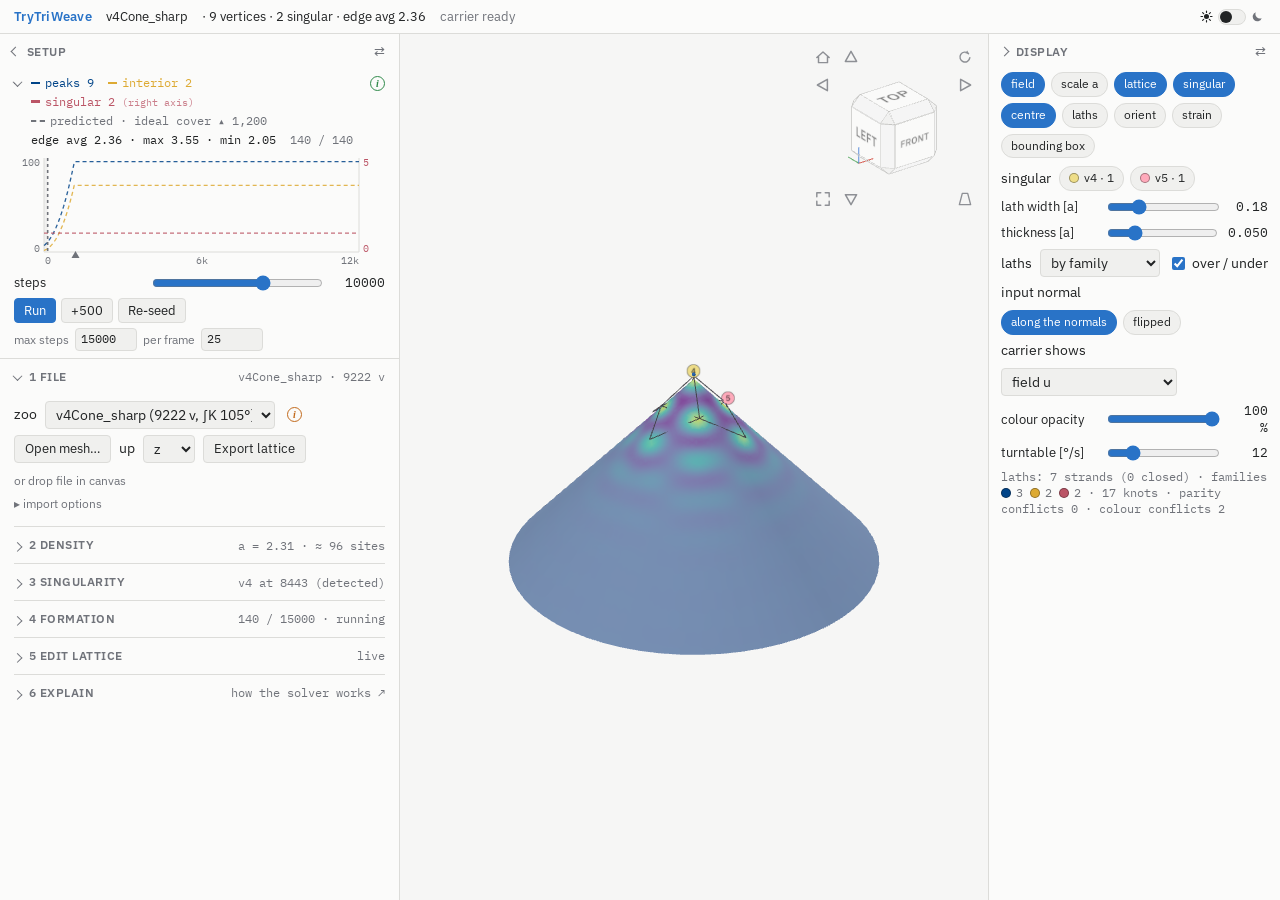
<file: index.html>
<!doctype html>
<meta charset="utf-8">
<title>Try-Tri-Weave</title>
<meta http-equiv="refresh" content="0; url=web/">
<p><a href="web/">Try-Tri-Weave</a></p>
<script>location.replace('web/' + location.search + location.hash);</script>
</file>
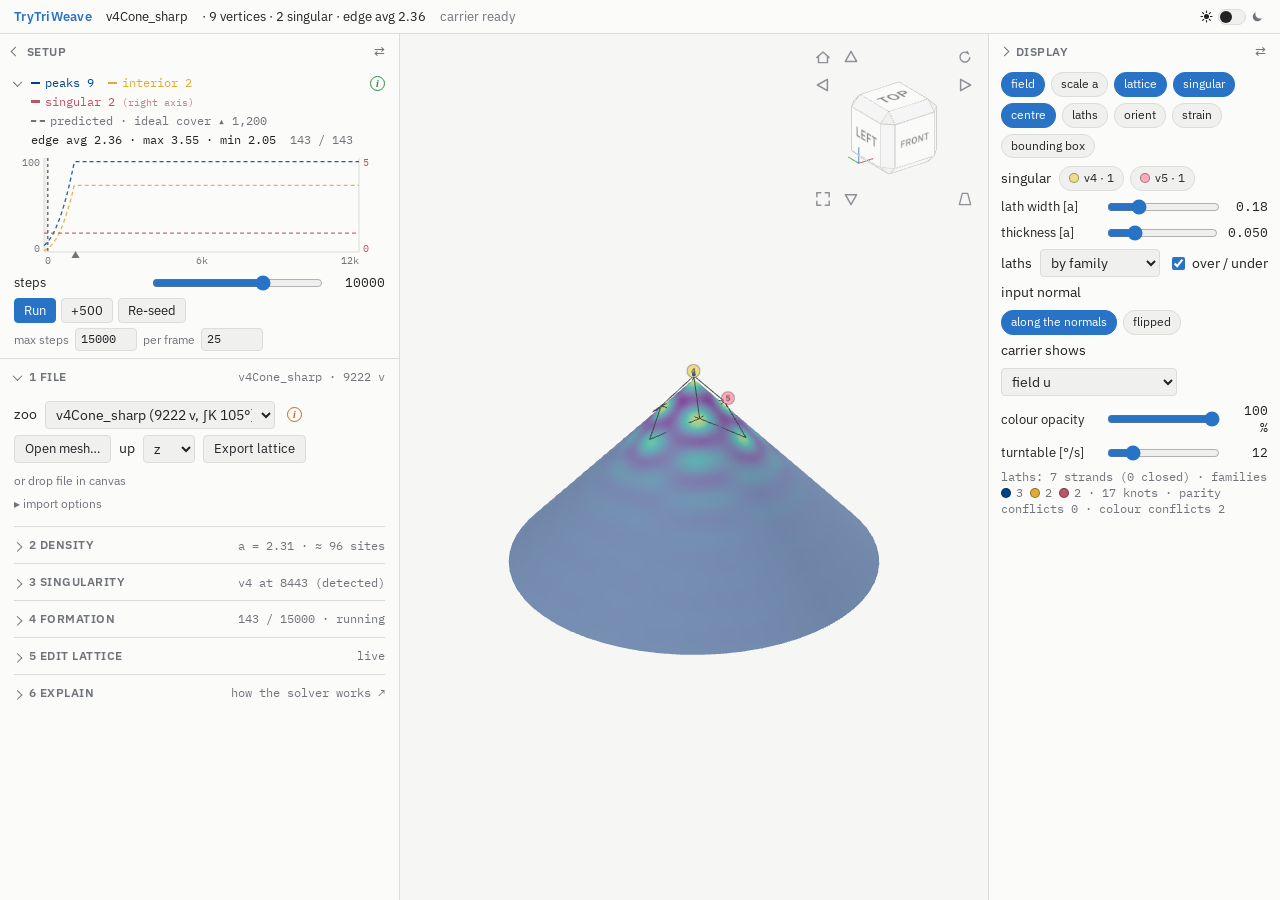
<file: web/index.html>
<!doctype html>
<html lang="en">
<head>
<meta charset="utf-8">
<meta name="viewport" content="width=device-width, initial-scale=1, viewport-fit=cover">
<script src="coi-sw.js"></script>  <!-- GitHub Pages: a service worker isolates the page, so the solver threads can run (coi-sw.js) -->
<title>TryTriWeave</title>
<link rel="stylesheet" href="https://fonts.googleapis.com/css2?family=IBM+Plex+Sans:wght@400;500;600&family=IBM+Plex+Mono:wght@400;500&display=swap">
<link rel="icon" href="data:image/svg+xml,%3Csvg xmlns='http://www.w3.org/2000/svg' viewBox='0 0 32 32'%3E%3Cpath d='M16 3 28 10v12L16 29 4 22V10z' fill='%23f6f6f5' stroke='%232973c7' stroke-width='2.5' stroke-linejoin='round'/%3E%3Cpath d='M16 3v26M4 10l24 12M28 10 4 22' stroke='%232973c7' stroke-width='1.6'/%3E%3C/svg%3E">
<link rel="stylesheet" href="style.css">
<script type="importmap">
{ "imports": { "three": "./vendor/three.module.min.js",
               "three/addons/controls/OrbitControls.js": "./vendor/OrbitControls.js" } }
</script>
</head>
<body>
<div id="app">
  <header id="statusbar">
    <span class="brand" id="st-brand">TryTriWeave</span>
    <span id="st-mesh" class="st">no surface</span>
    <span id="st-lat" class="st"></span>
    <span id="st-msg" class="st dim"></span>
    <!-- the theme switch of WeaveTogether: light ⟷ dark, the knob on the side in use; follows the system until it is used -->
    <button id="theme-switch" class="tswitch" type="button" role="switch" aria-checked="false" aria-label="dark theme" title="light / dark — follows the system until you switch it">
      <svg class="ic" viewBox="0 0 16 16" aria-hidden="true"><circle cx="8" cy="8" r="3.1" fill="currentColor"/><g stroke="currentColor" stroke-width="1.4" stroke-linecap="round"><path d="M8 1.2v1.9M8 12.9v1.9M1.2 8h1.9M12.9 8h1.9M3.2 3.2l1.35 1.35M11.45 11.45l1.35 1.35M3.2 12.8l1.35-1.35M11.45 4.55l1.35-1.35"/></g></svg>
      <span class="track"><span class="knob"></span></span>
      <svg class="ic" viewBox="0 0 16 16" aria-hidden="true"><path d="M13.2 10.1A5.6 5.6 0 0 1 5.9 2.8a5.7 5.7 0 1 0 7.3 7.3z" fill="currentColor"/></svg>
    </button>
  </header>

  <!-- Setup: the numbered sections (an accordion, one open at a time) under the solver strip; folds to a rail that keeps
       Run / Pause and Re-seed, docks left or right of the view, widens by its inner edge (as in WeaveSim) -->
  <aside id="panel" aria-label="Setup">
    <div class="side-head" id="setup-head">
      <button id="setup-toggle" class="side-toggle" type="button" aria-expanded="true" title="show / hide the setup"><span class="chev"></span><span class="t">Setup</span></button>
      <button id="setup-mini-run" class="mini-btn" type="button" title="Run" aria-label="Run"><svg viewBox="0 0 12 12" aria-hidden="true"><path class="ic-run" d="M3 1.8v8.4L10 6z"/><path class="ic-pause" d="M2.6 2h2.3v8H2.6zM7.1 2h2.3v8H7.1z"/></svg></button>
      <button id="setup-mini-reseed" class="mini-btn line" type="button" title="Re-seed: start again from the seed" aria-label="Re-seed"><svg viewBox="0 0 12 12" aria-hidden="true"><path d="M9.7 6.6A3.8 3.8 0 1 1 8.6 3.4"/><path d="M9 1.3v2.5H6.5"/></svg></button>
      <button id="setup-dock" class="nbtn" type="button" title="move the setup to the other side of the view">⇄</button>
    </div>
    <div id="setup-body" class="side-body">
    <!-- solver strip: always visible; the chart folds -->
    <div id="growth">
      <div id="growth-head">
        <button id="growth-toggle" class="fold" type="button" aria-expanded="true" aria-controls="chart" title="fold / unfold the growth chart"><span class="chev"></span></button>
        <div id="growth-legend" class="mono"><span class="dim">growth · peaks · interior · singular against the step</span></div>
        <button class="info stat" id="i-growth" type="button" data-src="growth-text" title="Peaks, interior peaks (closed link) and singular peaks against the step; dashed: the prediction for an ideal front at the flat-lattice speed. Click or drag the chart to scrub the shown step.">i</button>
      </div>
      <canvas id="chart" width="360" height="118" title="click or drag to scrub the shown step · solid = tracked, dashed = predicted (ideal front, flat-lattice speed)"></canvas>
      <div class="row slider locks" id="row-steps">
        <label for="sl-steps">steps</label>
        <input type="range" id="sl-steps" min="0" max="15000" step="10" value="3000">
        <output id="out-steps" class="mono">3000</output>
      </div>
      <div class="row buttons locks" id="row-solve">
        <button id="btn-run" class="btn primary">Run</button>
        <button id="btn-plus" class="btn">+500</button>
        <button id="btn-reseed" class="btn">Re-seed</button>
        
      </div>
      <div class="row locks" id="row-limits">
        <label for="nb-max" class="dim">max steps</label><input type="number" id="nb-max" class="num short" min="500" step="500" value="15000" title="the end of the steps slider and of Run">
        <label for="nb-spf" class="dim">per frame</label><input type="number" id="nb-spf" class="num short" min="1" max="200" value="25" title="steps per frame: the largest batch between two read-outs">
      </div>
    </div>

    <div id="sections">
    <details class="sec" name="setup" id="sec-surface" open>
      <summary><span class="chev"></span><h2>1 File</h2><span class="sum" id="sum-surface"></span></summary>
      <div class="body">
      <div class="row">
        <label for="sel-zoo">zoo</label>
        <select id="sel-zoo"></select>
        <button class="info stat" id="i-file" type="button" data-src="ro-carrier ro-notes">i</button>
      </div>
      <div class="row">
        <label class="btn file" title="STL, OBJ, PLY or OFF: repaired and remeshed in the browser (nothing is uploaded). A .lshc carrier loads as it is."><input type="file" id="file-stl" accept=".stl,.obj,.ply,.off,.lshc" hidden>Open mesh…</label>
        <label for="sel-imp-up" title="which axis of the file points up: z for Rhino and most CAD, y for most web models (glTF, Blender, Sketchfab, many OBJ / STL downloads). Changing it turns the opened model at once.">up</label>
        <select id="sel-imp-up" class="up" title="up axis of the file"><option value="+z">z</option><option value="+y">y</option><option value="-y">−y</option><option value="+x">x</option><option value="-x">−x</option><option value="-z">−z</option></select>
        <button id="btn-export" class="btn">Export lattice</button>
      </div>
      <div class="row">
        <span class="hint">or drop file in canvas</span>
      </div>
      <div class="row import" id="import-prog" hidden>
        <progress id="pg-import" max="1" value="0"></progress>
        <span class="hint" id="tx-import"></span>
        <button class="btn sm" id="btn-import-cancel" type="button">Cancel</button>
      </div>
      <details class="sub" id="import-opts">
        <summary>import options</summary>
        <div class="row">
          <label for="nb-imp-edges" title="carrier edges across the bounding-box diagonal: target edge h = bbox / edges (export_carrier.py --edges)">edges / bbox</label>
          <input type="number" id="nb-imp-edges" class="num sm" min="20" max="600" step="10" value="120">
          <label for="nb-imp-max" title="vertex cap: h is coarsened until the carrier fits (export_carrier.py --max-verts)">max v</label>
          <input type="number" id="nb-imp-max" class="num" min="2000" max="400000" step="1000" value="26000">
        </div>
        <div class="row">
          <label for="nb-imp-crease" title="edges whose faces meet at more than this angle are kept as feature lines (with the boundary)">crease °</label>
          <input type="number" id="nb-imp-crease" class="num sm" min="10" max="180" step="5" value="40">
          <label class="check" title="remove flat caps whose whole rim is a crease (the closed base of a modelled cone or tube), so the surface stays open there"><input type="checkbox" id="cb-imp-caps" checked> strip planar caps</label>
        </div>
        <div class="row buttons">
          <button class="btn" id="btn-reimport" type="button" disabled title="run the import again on the last opened file with these options">Remesh again</button>
          <a class="btn" id="btn-lshc" hidden download title="save the imported carrier as .lshc (the format of carriers/; drop it here later to skip the remesh)">Download .lshc</a>
        </div>
        <div class="subhead">scale</div>
        <div class="row">
          <label for="nb-scale" title="centimetres per model unit: × 1 reads the file's units as centimetres, × 0.1 as millimetres; or type one size of the bounding box below and the object is scaled to it. Only the sizes in centimetres follow (the bounding box, the lattice edge a): the carrier and the lattice stay as they are. Kept for the next file.">× model units</label>
          <input type="number" id="nb-scale" class="num sm" min="0.0001" step="0.1" value="1"><span class="unit">→ cm</span>
        </div>
        <div class="row dims">
          <label title="the bounding box of the carrier in centimetres: type one size and the scale follows (the box itself: Display → bounding box)">size</label>
          <input type="number" id="nb-w" class="num xs" min="0" step="1" title="width (x) in cm"><span class="unit">×</span>
          <input type="number" id="nb-d" class="num xs" min="0" step="1" title="depth (y) in cm"><span class="unit">×</span>
          <input type="number" id="nb-h" class="num xs" min="0" step="1" title="height (z) in cm"><span class="unit">cm</span>
        </div>
        <div class="readout" id="ro-scale">—</div>
      </details>
      </div>
    </details>

    <details class="sec" name="setup" id="sec-density">
      <summary><span class="chev"></span><h2>2 Density</h2><span class="sum" id="sum-density"></span></summary>
      <div class="body locks">
      <div class="row slider">
        <label for="sl-a">lattice edge a <button class="info stat" id="i-density" type="button" data-src="ro-disp dens-svg" title="a = lattice edge in model units (distance between neighbouring sites). Sites ≈ area / (√3⁄2 · a²); crossings ≈ 3 × sites; strand pitch = √3⁄2 · a; lath width = slider × a. The carrier should resolve a with 6–12 edges (green); refine it below for a denser lattice.">i</button></label>
        <input type="range" id="sl-a" min="0" max="1000" value="500">
        <input type="number" id="nb-a" step="0.01" class="num">
      </div>
      <div class="row">
        <label for="nb-sites">≈ sites</label>
        <input type="number" id="nb-sites" step="1" min="4" class="num">
        <span class="readout inline" id="ro-acm" title="the lattice edge in centimetres: a (model units) × the scale of 1 File → import options → scale. The model's bounding box is scaled by the same factor (Display → bounding box)">a = — cm ·</span>
        <span class="readout inline" id="ro-q0" title="q0 = 4π / (√3 a): the wavenumber the pattern selects">q0 = —</span>
      </div>
      <div class="row">
        <label for="cb-disp">correct q0 for the carrier <button class="info" type="button" title="The cotan Laplacian on a mesh of edge h has the symbol λ(k) ≈ k²(1 − c k²h²) (c ≈ 1/24 measured on the remeshed carriers, 1/16 on an equilateral grid), so the SH operator selects k = q0(1 + c(q0h)²/2): an edge of 0.981 a at 8 carrier edges per a, 0.966 a at 6. With the correction the operator uses λ(q0) in place of q0² and the realised edge is a (±0.5 %). The continuum SH23 ground state itself sits at q0 within +0.3 % (experiments/calibrate.js).">i</button></label>
        <input type="checkbox" id="cb-disp" checked>
      </div>
      <div class="row">
        <label>carrier <button class="info" type="button" title="The carrier must resolve a with 6–14 edges per a (the operator is fourth order). Denser lattices need a finer carrier: ×2 / ×4 / ×8 subdivide the exported carrier in the browser (same surface, 4× / 16× / 64× the vertices).">i</button></label>
        <div class="chips inline" id="refine-chips">
          <button class="chip on" data-level="0">×1</button><button class="chip" data-level="1">×2</button><button class="chip" data-level="2">×4</button><button class="chip" data-level="3">×8</button>
        </div>
      </div>
      </div>
    </details>

    <details class="sec" name="setup" id="sec-sing">
      <summary><span class="chev"></span><h2>3 Singularity</h2><span class="sum" id="sum-sing"></span></summary>
      <div class="body locks">
      <div class="row">
        <label>seed <button class="info" type="button" title="local: plant one ideal singularity at the centre and let the lattice grow from it. global: no centre — solve the globally smoothest 6-fold direction field on the whole surface (Knöppel et al. 2013; its singularities are where the curvature puts the 5s and 7s), integrate the three stripe phases along it (Knöppel et al. 2015; branch points are the dislocations the geometry forces), and start SH from that hexagonal field everywhere.">i</button></label>
        <div class="chips inline" id="seed-mode"><button class="chip on" data-mode="local">local centre</button><button class="chip" data-mode="global">global rotation field</button></div>
      </div>
      <div id="global-block" hidden>
        <div class="row">
          <label for="sel-cones">size field ĝ <button class="info" type="button" title="cones from the curvature: the surface's curvature is put into a few cones (a 5 or a 7 wherever 60° of curvature have gathered on the lattice scale; a closed surface ends with 6χ net) and the field, the stripes and SH are solved in a metric that is flat between them — for cones, tori and genus-n shapes. uniform a: no size field, the lattice edge is a everywhere — keeps the lath spacing even on organic shapes. field's own 5/7s: the smoothest field's singular faces as cones.">i</button></label>
          <select id="sel-cones"><option value="uniform">uniform a (no size field)</option><option value="greedy">cones from the curvature</option></select>
        </div>
        <div class="row" id="row-cone-flat">
          <label class="check"><input type="checkbox" id="ck-cone-flat" checked> flat on developable parts</label>
          <button class="info" type="button" title="Keeps the size field ĝ flat where the carrier is developable at the lattice scale — tubes, flat caps, strips (|K| &lt; 5° per lattice cell, 1 a or more from the curvature): φ is solved with a Laplacian 30× stiffer there, so those laths keep the edge a and the size change stays on the curved strips, where the 5s and 7s sit. Without it φ is harmonic on those parts and takes its level from the curved ones: along a tube it does not decay, so tubes shrink or taper (treeBig ×2: tubes at 0.95 a, junctions to 1.5 a) and a crease ring swings 0.7–1.6 a between its cones (cylinder). No effect where nothing is developable at this a (Duck_bob).">i</button>
        </div>
        <div class="row">
          <label class="check"><input type="checkbox" id="ck-mbo" checked> singularities on the curvature</label>
          <button class="info" type="button" title="The smoothest field (Knöppel et al. 2013) is solved as an eigenvector, and the eigenvector may shrink the field's length |z| where it turns. That parks its singularities away from the curvature that should hold them: on the cylinder 1.3–1.8 a inside the flat caps, with 52 forced branch points at the creases — after SH some 5s stay trapped in the caps. With this on, 20 steps of 'normalise |z| to 1, then a short diffusion' (core 0.5 a) move them to the unit-length optimum, where the curvature screens them: on the cylinder all 12 on the creases, 0–4 branch points, and SH alone ends with the 12 fives there. Over the zoo: 218 → 95 branch points, 254 → 228 singular peaks after 2500 steps (tree 49 → 35, Bunny 45 → 39). About a second more.">i</button>
        </div>
        <div class="row">
          <button id="btn-rosy" class="btn">Solve rotation field + seed</button>
        </div>
      </div>
      <div id="local-block">
      <div class="row slider">
        <label for="sl-valence">valence at the centre</label>
        <input type="range" id="sl-valence" min="3" max="9" value="6">
        <output id="out-valence" class="mono">6</output>
      </div>
      <div class="readout" id="ro-centre">—</div>
      <div class="row">
        <button id="btn-detected" class="btn">Use detected</button>
        <button id="btn-pick" class="btn">Pick centre on surface…</button>
      </div>
      <p class="hint">or Shift-click the surface · a plain click selects a lath or a vertex</p>
      <div class="row">
        <label for="sel-seed">seed</label>
        <select id="sel-seed"><option value="wave">3 waves in the folded chart</option><option value="spots">Gaussian spots</option></select>
      </div>
      <div class="row slider">
        <label for="sl-seedr">seed radius [a]</label>
        <input type="range" id="sl-seedr" min="1" max="4" step="0.1" value="2">
        <output id="out-seedr" class="mono">2.0</output>
      </div>
      <div class="readout" id="ro-seedr">—</div>
      <div class="row slider">
        <label for="sl-seedphi">seed rotation [°]</label>
        <input type="range" id="sl-seedphi" min="0" max="60" step="1" value="0">
        <output id="out-seedphi" class="mono">0</output>
      </div>
      </div>
      </div>
    </details>

    <details class="sec" name="setup" id="sec-solve">
      <summary><span class="chev"></span><h2>4 Formation</h2><span class="sum" id="sum-solve"></span></summary>
      <div class="body locks">
      <div class="subhead">pattern parameters <button class="info" type="button" title="u_t = r u − (1 + Δ/q0²)² u + b u² − u³. r &lt; 0 keeps u = 0 stable, so the lattice grows only from the seed, as a front; b (the quadratic term) makes hexagons (spots) win and lets them live at more negative r. The map is measured on a flat domain with the solver's own scheme (edges by bisection, ±0.002 in r). Hatched: the seed dies (u = 0 wins). Grey: pinned — the patch survives but its front does not move: the lattice holds it, it would have to advance a whole row at once; the band is under 0.01 wide in r for b ≤ 1.1 and widens to 0.25 at b = 2. Blue: the front advances, in bands of lattice edges per 100 steps (key in the corner). Dots, r > 0: u = 0 is unstable, patterns nucleate everywhere, not only at the front. Read as a crystallisation diagram: seed dies = undersaturated; the pinned band = the solubility line, widened into a dead zone by pinning; front advances = metastable zone (grows only from a seed); r > 0 = labile zone (spontaneous nucleation, many grains). Drag the dot to set r and b; hover to read a point.">i</button></div>
      <canvas id="phase" class="pchart" width="372" height="190" aria-label="map of r and b: where the seed dies, is pinned, or grows; drag the dot to set r and b"></canvas>
      <div class="row slider"><label for="sl-r">r</label><input type="range" id="sl-r" min="-0.5" max="0.1" step="0.005" value="-0.08"><output id="out-r" class="mono">-0.080</output></div>
      <div class="row slider"><label for="sl-b">b (quadratic)</label><input type="range" id="sl-b" min="0.5" max="2" step="0.01" value="1.2"><output id="out-b" class="mono">1.20</output></div>
      <div class="readout" id="ro-front">—</div>
      <div class="row slider"><label for="sl-dt">dt <button class="info" type="button" title="Time per step. The linear part is implicit, so any dt is stable; the explicit u² and u³ terms cost accuracy: the front is 1 % slow at dt = 0.1, 3 % at 0.2, 7 % at 0.5 (flat test). Larger dt reaches the same physical time in fewer steps; on the GPU the fixed PCG iterations are the other limit.">i</button></label><input type="range" id="sl-dt" min="0.02" max="0.3" step="0.01" value="0.1"><output id="out-dt" class="mono">0.10</output></div>
      <canvas id="dtchart" class="pchart" width="372" height="78" title="steps to cover the surface and front-speed error against dt"></canvas>
      <div class="row">
        <label for="nb-cg">CG iterations</label><input type="number" id="nb-cg" class="num" min="4" max="60" value="12" title="auto: 12 at 9 carrier edges per a, scaled with (edges per a)²; type a value to override">
        <span class="readout inline" id="ro-cg">—</span>
      </div>
      </div>
    </details>

    <details class="sec" name="setup" id="sec-edit">
      <summary><span class="chev"></span><h2>5 Edit lattice</h2><span class="sum" id="sum-edit"></span></summary>
      <div class="body">
      <!-- heal: connectivity, edited in the field (heal.js). Locked while a lattice is frozen -->
      <div class="locks" id="heal-block">
        <div class="row">
          <button id="btn-heal" class="btn" type="button" title="heal in the field: the bound motifs (5-7-5, 7-5-7, 5-5-7, wrong diagonals), then the passes ticked">Heal pairs</button>
          <label class="check" title="free 5–7 pairs are carried to an anti-pair, a lone 5 or 7, or the rim"><input type="checkbox" id="ck-heal-glide" checked> glide</label>
          <label class="check" title="lone 5s and 7s are walked to the curvature of their sign (experimental)"><input type="checkbox" id="ck-heal-climb"> lone 5 · 7</label>
          <label class="check" title="what will not hold is pinned in the field"><input type="checkbox" id="ck-heal-pin" checked> pin</label>
        </div>
        <div class="row buttons">
          <span class="lead">one pass</span>
          <button id="btn-heal-motifs" class="btn sm" type="button" title="the bound motifs alone">Motifs</button>
          <button id="btn-heal-glide" class="btn sm" type="button" title="the free 5–7 pairs alone">Glide</button>
          <button id="btn-heal-climb" class="btn sm" type="button" title="the lone 5s and 7s alone (experimental)">Move 5 · 7</button>
          <button id="btn-pins-clear" class="btn sm" type="button" hidden>Clear pins</button>
        </div>
      </div>
      <!-- freeze: the lattice taken out of the field (smooth.js); its positions and its connectivity (latedit.js) are edited there -->
      <div class="row buttons">
        <button id="btn-freeze" class="btn" type="button" disabled title="the lattice leaves the field: its sites go between the carrier vertices, and the solver waits for Unfreeze">Freeze lattice</button>
        <button id="btn-export-frozen" class="btn" type="button" hidden title="the OBJ of the frozen lattice">Export</button>
      </div>
      <div id="smooth-block" hidden>
        <div class="row slider">
          <label for="sl-smooth" title="sweeps that move the sites on the surface until the laths run straight">smooth</label>
          <input type="range" id="sl-smooth" min="0" max="100" step="1" value="20"><output id="out-smooth" class="mono">20</output>
        </div>
        <div class="row">
          <label class="check" title="soft springs hold every edge at its length"><input type="checkbox" id="ck-smooth-len" checked> lengths</label>
          <label class="check" title="the rim sites stay where they are"><input type="checkbox" id="ck-smooth-rim"> hold rim</label>
          <label class="check" title="the 5s and 7s stay where they are"><input type="checkbox" id="ck-smooth-sing"> hold 5 · 7</label>
        </div>
        <div class="row" id="tool-row">
          <span class="lead">click</span>
          <div class="chips inline" id="tool-chips">
            <button class="chip" type="button" data-tool="heal" title="click a 5 or a 7: its cluster goes down to its net charge (5-7-5 → 5); next to the rim it is taken out there">heal</button>
            <button class="chip" type="button" data-tool="rim" title="click a 5 or a 7: it is walked to the nearest rim and taken out there — with a neighbour of the other kind as a 5–7 pair (flips glide it), alone by hops">to rim</button>
            <button class="chip" type="button" data-tool="flip" title="click an edge: it turns to the other diagonal (its ends −1, the opposite sites +1)">flip</button>
            <button class="chip" type="button" data-tool="collapse" title="click an edge: its two sites become one (the opposite sites −1). A naked edge too: the site behind it −1, a 7 there becomes a 6">collapse</button>
            <button class="chip" type="button" data-tool="split" title="click an edge: a new site in its middle (the opposite sites +1). A naked edge too: the site behind it +1, a 5 there becomes a 6">split</button>
            <button class="chip" type="button" data-tool="patch" title="click a rim site: its fan is completed to six triangles; a new site past the boundary lies on the surface continued">patch</button>
          </div>
        </div>
        <div class="row buttons">
          <button id="btn-heal-all" class="btn sm" type="button" title="every cluster of 5s and 7s that holds more than its net charge">Heal all</button>
          <button id="btn-patch-rim" class="btn sm" type="button" title="the rim grown with regular sites until the lattice covers the surface: notches first, then rows (two per click); sites past the boundary lie on the surface continued">Patch rim</button>
          <button id="btn-undo" class="btn sm" type="button" disabled title="take back the last edit">Undo</button>
        </div>
      </div>
      <div class="readout" id="ro-frozen"></div>
      </div>
    </details>

    <!-- 6 Explain: not foldable, opens the equations page in a new tab (a running solve stays here) -->
    <a class="sec-link" id="sec-explain" href="Tri-Weave-Lattice-Equations.html" target="_blank" rel="noopener" title="Tri-Weave Lattice Equations — opens in a new tab">
      <span class="chev" aria-hidden="true"></span><h2>6 Explain</h2><span class="sum">how the solver works ↗</span>
    </a>
    </div>
    </div>
    <!-- read-outs shown in the hover cards of the status marks (moved into the card while it is open) -->
    <div id="tip-sources" hidden>
      <div class="readout" id="growth-text">no lattice yet</div>
      <div class="readout" id="ro-carrier">—</div>
      <div class="readout warn" id="ro-notes" hidden></div>
      <div class="readout" id="ro-disp">—</div>
      <svg id="dens-svg" class="diagram" viewBox="0 0 372 156" role="img" aria-label="lattice edge, strand pitch and carrier resolution at true ratio"></svg>
    </div>
    <div id="setup-resize" class="resizer" role="separator" aria-orientation="vertical" aria-label="resize the setup" tabindex="0" title="drag to resize the setup (double-click: default width)"></div>
  </aside>

  <main id="viewport">
    <canvas id="gl"></canvas>
    <div id="nav" aria-label="view navigation">
      <button class="nb" id="nav-home" title="Home view (H)"><svg viewBox="0 0 16 16"><path d="M2.5 8.5 8 3.5l5.5 5M4 7.3V13h8V7.3" fill="none" stroke="currentColor" stroke-width="1.3" stroke-linejoin="round" stroke-linecap="round"/></svg></button>
      <button class="nb arrow" id="nav-up" title="Roll the model up 90° (shows the face below)"><svg viewBox="0 0 16 16"><path d="M8 3.5 12.5 11.5h-9z" fill="none" stroke="currentColor" stroke-width="1.2" stroke-linejoin="round"/></svg></button>
      <button class="nb" id="nav-turn" title="Turntable (T)"><svg viewBox="0 0 16 16"><path d="M12.3 8.6A4.4 4.4 0 1 1 11.1 5" fill="none" stroke="currentColor" stroke-width="1.3" stroke-linecap="round"/><path d="M11.4 5.2 8.3 4.6l1.7-2.3z" fill="currentColor"/></svg></button>
      <button class="nb arrow" id="nav-left" title="Roll the model left 90° (shows the right face)"><svg viewBox="0 0 16 16"><path d="M3.5 8 11.5 3.5v9z" fill="none" stroke="currentColor" stroke-width="1.2" stroke-linejoin="round"/></svg></button>
      <canvas id="navcube" width="112" height="112"></canvas>
      <button class="nb arrow" id="nav-right" title="Roll the model right 90° (shows the left face)"><svg viewBox="0 0 16 16"><path d="M12.5 8 4.5 3.5v9z" fill="none" stroke="currentColor" stroke-width="1.2" stroke-linejoin="round"/></svg></button>
      <button class="nb" id="nav-fit" title="Fit the surface in the view (F)"><svg viewBox="0 0 16 16"><path d="M2.5 6V2.5H6M10 2.5h3.5V6M13.5 10v3.5H10M6 13.5H2.5V10" fill="none" stroke="currentColor" stroke-width="1.3" stroke-linejoin="round" stroke-linecap="round"/></svg></button>
      <button class="nb arrow" id="nav-down" title="Roll the model down 90° (shows the top)"><svg viewBox="0 0 16 16"><path d="M8 12.5 3.5 4.5h9z" fill="none" stroke="currentColor" stroke-width="1.2" stroke-linejoin="round"/></svg></button>
      <button class="nb" id="nav-proj" title="Perspective — click for orthographic (P)"><svg viewBox="0 0 16 16" class="ic-persp"><path d="M3 13 5.6 3h4.8L13 13z" fill="none" stroke="currentColor" stroke-width="1.2" stroke-linejoin="round"/></svg><svg viewBox="0 0 16 16" class="ic-ortho" hidden><path d="M3.5 3.5h9v9h-9z" fill="none" stroke="currentColor" stroke-width="1.2" stroke-linejoin="round"/></svg></button>
    </div>
    <div id="drop" hidden>drop a mesh (.stl .obj .ply .off) or a .lshc carrier</div>
  </main>

  <!-- display tools: a sidebar beside the view that folds to a narrow tab and docks left or right (as in WeaveSim) -->
  <aside id="display">
    <div id="display-head" class="side-head">
      <button id="display-toggle" class="side-toggle" type="button" aria-expanded="true" title="show / hide the display tools"><span class="chev"></span><span class="t">Display</span></button>
      <button id="display-dock" class="nbtn" type="button" title="move the sidebar to the other side of the view">⇄</button>
    </div>
    <div class="body">
      <div class="chips" id="chips">
        <button class="chip on" data-layer="field">field</button>
        <button class="chip" data-layer="wire" hidden title="intrinsic Delaunay triangulation of the carrier">mesh</button>
        <button class="chip" data-layer="probe" title="the seed's first ring: n sites at distance a">scale a</button>
        <button class="chip on" data-layer="lattice">lattice</button>
        <button class="chip" data-layer="peaks" hidden>peaks</button>
        <button class="chip on" data-layer="singular">singular</button>
        <button class="chip on" data-layer="centre">centre</button>
        <button class="chip" data-layer="laths">laths</button>
        <button class="chip" data-layer="orient" title="a thin arrow at each regular site along the local wave vector (30° off the lattice edges); colour = misorientation to the neighbours (grains quiet, seams bright)">orient</button>
        <button class="chip" data-layer="strain" data-tip="tip-strain">strain</button>
        <button class="chip" data-layer="rosy" hidden title="global mode: the three lattice directions of the smoothest 6-fold field at every carrier vertex">rotation field</button>
        <button class="chip" data-layer="bbox" title="the bounding box of the carrier with its three sizes in centimetres (1 File → import options → scale)">bounding box</button>
      </div>
      <div class="row" id="row-orient" hidden>
        <label>orient colour</label>
        <div class="chips inline" id="orient-chips"><button class="chip on" data-mode="mis" title="mean |Δθ| to the regular neighbours (after transport over one edge): 0 inside a grain">misorientation</button><button class="chip" data-mode="angle" title="θ mod 60° against the global x axis projected on the surface (drifts on curved surfaces)">angle θ</button></div>
        <svg id="orient-legend" class="legend" viewBox="0 0 150 22" aria-hidden="true"></svg>
      </div>
      <div class="row" id="row-strain" hidden>
        <label>strain family <button class="info" type="button" data-tip="tip-strain" aria-label="what strain shows">i</button></label>
        <div class="chips inline" id="strain-chips"><button class="chip on" data-fam="-1">all</button><button class="chip" data-fam="0">A</button><button class="chip" data-fam="1">B</button><button class="chip" data-fam="2">C</button></div>
        <label for="nb-strain-range">± %</label><input type="number" id="nb-strain-range" class="num" min="2" max="60" step="1" value="15">
      </div>
      <div class="readout" id="ro-direction" hidden></div>
      <div class="row">
        <label>singular</label>
        <div class="chips inline" id="valence-chips"><span class="hint">none yet</span></div>
      </div>
      <div class="row slider">
        <label for="sl-lathw">lath width [a]</label>
        <input type="range" id="sl-lathw" min="0.04" max="0.6" step="0.01" value="0.18">
        <output id="out-lathw" class="mono">0.18</output>
      </div>
      <div class="row slider">
        <label for="sl-latht" title="the thickness of the strips, in lattice edges a: an over strip rides on the strip under it">thickness [a]</label>
        <input type="range" id="sl-latht" min="0.01" max="0.2" step="0.005" value="0.05">
        <output id="out-latht" class="mono">0.050</output>
      </div>
      <div class="row">
        <label for="sel-lathcol">laths</label>
        <select id="sel-lathcol"><option value="family">by family</option><option value="strand">by strand</option><option value="plain">plain</option></select>
        <label class="check"><input type="checkbox" id="ck-overunder" checked> over / under</label>
      </div>
      <div class="row">
        <label>input normal</label>
        <div class="chips inline" id="side-chips"><button class="chip on" data-side="1">along the normals</button><button class="chip" data-side="-1">flipped</button></div>
      </div>
      <div class="row">
        <label for="sel-carrier">carrier shows</label>
        <select id="sel-carrier"><option value="u">field u</option><option value="K">Gaussian curvature</option><option value="Ks">smoothed curvature</option><option value="rosysing" title="global mode: singularities of the rotation field, 5 = index +1/6 red, 7 = −1/6 blue, spread like the smoothed curvature">field 5/7 (global)</option><option value="stripes" title="global mode: the three stripe phases of the seed in red, yellow and blue; a band that stops is a branch point">stripes, 3 phases (global)</option><option value="phi" title="global mode with a size field: the lattice edge a·e^{−φ} the size field prescribes on the model, red tighter than a (around the 5s), blue wider (around the 7s)">lattice edge a·e^{−φ} (global ĝ)</option><option value="none">plain</option></select>
      </div>
      <div class="row slider" id="row-carrier-alpha">
        <label for="sl-carrier-alpha">colour opacity</label>
        <input type="range" id="sl-carrier-alpha" min="0" max="1" step="0.01" value="1">
        <output id="out-carrier-alpha" class="mono">100 %</output>
      </div>
      <div id="row-stripe-alpha" hidden>
        <div class="row slider"><label for="sl-stripe-0"><span class="swatch" style="background: var(--fam-c)"></span>red stripes</label><input type="range" id="sl-stripe-0" min="0" max="1" step="0.01" value="1"><output id="out-stripe-0" class="mono">100 %</output></div>
        <div class="row slider"><label for="sl-stripe-1"><span class="swatch" style="background: var(--fam-b)"></span>yellow stripes</label><input type="range" id="sl-stripe-1" min="0" max="1" step="0.01" value="1"><output id="out-stripe-1" class="mono">100 %</output></div>
        <div class="row slider"><label for="sl-stripe-2"><span class="swatch" style="background: var(--fam-a)"></span>blue stripes</label><input type="range" id="sl-stripe-2" min="0" max="1" step="0.01" value="1"><output id="out-stripe-2" class="mono">100 %</output></div>
      </div>
      <div class="readout" id="ro-carrier-view" hidden></div>
      <div class="row slider">
        <label for="sl-turn">turntable [°/s]</label>
        <input type="range" id="sl-turn" min="1" max="60" step="1" value="12">
        <output id="out-turn" class="mono">12</output>
      </div>
      <div class="readout" id="ro-strands"></div>
    </div>
  </aside>
</div>

<div id="modal" hidden>
  <div class="modal-card">
    <div class="modal-head"><span id="modal-title">Export</span><button id="modal-close" class="btn">Close</button></div>
    <p class="hint" id="modal-hint"></p>
    <textarea id="modal-text" spellcheck="false"></textarea>
    <div class="row buttons"><button id="modal-copy" class="btn primary">Copy</button><a id="modal-download" class="btn" download="lattice.obj">Download</a></div>
  </div>
</div>

<template id="tip-strain">
  <div class="tip-title">strain = ℓ / a − 1, per lattice edge</div>
  <svg class="tipsvg" viewBox="0 0 340 160" width="340" height="160" aria-hidden="true">
    <!-- one lattice triangle i j k; the lath segments inside it form the small triangular opening of the Kagome -->
    <line class="lath fb" x1="95" y1="138.7" x2="160" y2="26"/>
    <line class="lath fc" x1="105" y1="138.7" x2="40" y2="26"/>
    <line class="lath fa" x1="18" y1="78" x2="182" y2="78"/>
    <line class="lath fa thick" x1="70" y1="78" x2="130" y2="78"/>
    <line class="edge" x1="40" y1="130" x2="160" y2="130"/>
    <line class="edge dim" x1="40" y1="130" x2="100" y2="26"/>
    <line class="edge dim" x1="160" y1="130" x2="100" y2="26"/>
    <circle class="site" cx="40" cy="130" r="4.5"/><circle class="site" cx="160" cy="130" r="4.5"/><circle class="site" cx="100" cy="26" r="4.5"/>
    <circle class="knot" cx="100" cy="130" r="3"/>
    <text x="100" y="154" text-anchor="middle" class="fg">ℓ = edge of family A</text>
    <text x="100" y="70" text-anchor="middle" class="ta">ℓ / 2</text>
    <text x="108" y="20">site</text>
    <text x="190" y="62" class="ta">the A lath runs</text>
    <text x="190" y="75" class="ta">parallel to the edge;</text>
    <text x="190" y="88" class="ta">its segment here</text>
    <text x="190" y="101" class="ta">is ℓ / 2 long</text>
    <text x="190" y="124">B and C laths cross</text>
    <text x="190" y="137">at the edge midpoint</text>
  </svg>
  <p>An edge longer than a means the lath segments between crossings beside it are longer and the hexagonal openings
    around its two sites are larger; shorter means tighter. Edges are grouped by the family of laths that run parallel to them (A / B / C).</p>
  <div class="tip-key"><span class="lo">−<b data-tip-range>15</b> %</span><span class="bar"></span><span class="hi">+<b data-tip-range>15</b> %</span></div>
  <p class="dim">On the zoo cones the large values sit at the 5–7 pairs and along the rim (v3Cone_sharp: regular interior −0.2 ± 4.3 %);
    on a dome they spread over the surface (v4Cone_round ± 6 %) — how far curvature squeezes the lattice before it inserts a 5–7 pair.
    <a href="Tri-Weave-Lattice-Equations.html" target="_blank" rel="noopener">Tri-Weave-Lattice Explanation</a>
  </p>
</template>
<script type="module" src="js/app.js"></script>
</body>
</html>
</file>
<file: web/style.css>
/* TryTriWeave — WeaveSim light idiom: pale warm-grey canvas, flat panels, one blue accent; dark variant mirrored.
   Layout: status bar / left instrument panel (solver strip pinned on top, collapsible sections below) / 3-D view with
   the navigation cube / Display sidebar (folds to a tab, docks left or right of the view, as in WeaveSim); stacks to one
   column on a phone. */
:root {
  --canvas: #f6f6f5; --panel: #fbfbfa; --panel-2: #f0f0ee; --border: #dcdcd9; --fg: #212324; --dim: #70737a;
  --accent: #2973c7; --accent-2: #1f619f; --warn: #c26a1c; --ok: #2f8a4a; --bad: #b8323a; --mesh: #e0e0de; --mesh-edge: #b8b8b5; --knot: #404045;
  --chart-1: #004488; --chart-2: #DDAA33; --chart-3: #BB5566; --fam-a: #004488; --fam-b: #DDAA33; --fam-c: #BB5566; --scheme: light;
  --font-ui: "IBM Plex Sans", "Helvetica Neue", Arial, sans-serif; --font-mono: "IBM Plex Mono", "SF Mono", Menlo, Consolas, monospace;
  --panel-w: 400px; --display-w: 292px; --top-h: 34px; --chart-h: 118px; color-scheme: light;
}
@media (prefers-color-scheme: dark) { :root:not([data-theme="light"]) {
  --canvas: #1d1f22; --panel: #26282c; --panel-2: #2e3135; --border: #3a3d42; --fg: #e4e5e3; --dim: #9a9ea6;
  --accent: #6aa6e8; --accent-2: #8bbcf0; --warn: #e3924a; --ok: #6cc083; --bad: #e8737a; --mesh: #4a4c4f; --mesh-edge: #6a6c70; --knot: #d8d8dc;
  --chart-1: #6a9fd8; --chart-2: #e6bb55; --chart-3: #d07a8a; --fam-a: #4f86c6; --fam-b: #e6bb55; --fam-c: #d07a8a; --scheme: dark; color-scheme: dark; } }
:root[data-theme="dark"] {
  --canvas: #1d1f22; --panel: #26282c; --panel-2: #2e3135; --border: #3a3d42; --fg: #e4e5e3; --dim: #9a9ea6;
  --accent: #6aa6e8; --accent-2: #8bbcf0; --warn: #e3924a; --ok: #6cc083; --bad: #e8737a; --mesh: #4a4c4f; --mesh-edge: #6a6c70; --knot: #d8d8dc;
  --chart-1: #6a9fd8; --chart-2: #e6bb55; --chart-3: #d07a8a; --fam-a: #4f86c6; --fam-b: #e6bb55; --fam-c: #d07a8a; --scheme: dark; color-scheme: dark; }

html, body { height: 100%; margin: 0; }
body { background: var(--canvas); color: var(--fg); font: 13.5px/1.4 var(--font-ui); overflow: hidden; }
* { box-sizing: border-box; }
[hidden] { display: none !important; }
h2 { font-size: 12px; font-weight: 600; letter-spacing: 0.04em; text-transform: uppercase; color: var(--dim); margin: 0 0 8px; }
.mono, output, .num, .readout { font-family: var(--font-mono); font-variant-numeric: tabular-nums; }

/* layout state lives in classes on #app (setup-right / setup-closed, display-left / display-closed) and the Setup width in
   --panel-open-w (set by its resizer); the grid does the rest, so folding, docking and the phone layout stay consistent */
#app { --setup-cur: var(--panel-open-w, var(--panel-w)); display: grid; height: 100%; grid-template-rows: var(--top-h) minmax(0, 1fr);
  grid-template-columns: var(--setup-cur) minmax(0, 1fr) var(--display-w); grid-template-areas: "status status status" "panel view display"; }
#app.display-left { grid-template-columns: var(--setup-cur) var(--display-w) minmax(0, 1fr); grid-template-areas: "status status status" "panel display view"; }
#app.setup-right { grid-template-columns: minmax(0, 1fr) var(--display-w) var(--setup-cur); grid-template-areas: "status status status" "view display panel"; }
#app.setup-right.display-left { grid-template-columns: var(--display-w) minmax(0, 1fr) var(--setup-cur); grid-template-areas: "status status status" "display view panel"; }
#app.display-closed { --display-w: 30px; }
#app.setup-closed { --setup-cur: 30px; }

#statusbar { grid-area: status; display: flex; align-items: center; gap: 14px; padding: 0 14px; background: var(--panel); border-bottom: 1px solid var(--border);
  white-space: nowrap; overflow: hidden; font-size: 12.5px; }
#statusbar .brand { color: var(--accent); font-weight: 600; letter-spacing: 0.02em; }
#statusbar .st { overflow: hidden; text-overflow: ellipsis; }
#statusbar .dim { color: var(--dim); flex: 1; }
/* the theme switch, as in WeaveTogether: light ⟷ dark, the knob on the side in use */
.tswitch { flex: 0 0 auto; display: inline-flex; align-items: center; gap: 5px; padding: 3px 2px; margin: 0; border: 0; background: none; color: var(--dim); cursor: pointer; border-radius: 10px; }
.tswitch .ic { width: 13px; height: 13px; flex: 0 0 auto; }
.tswitch .track { position: relative; width: 28px; height: 16px; border-radius: 8px; background: var(--panel-2); border: 1px solid var(--border); flex: 0 0 auto; transition: background 0.15s; }
.tswitch .knob { position: absolute; top: 1px; left: 1px; width: 12px; height: 12px; border-radius: 50%; background: var(--fg); transition: transform 0.15s; }
.tswitch[aria-checked="true"] .track { background: var(--accent); border-color: var(--accent); }
.tswitch[aria-checked="true"] .knob { transform: translateX(12px); background: #fff; }
.tswitch[aria-checked="false"] .ic:first-child, .tswitch[aria-checked="true"] .ic:last-child { color: var(--fg); }
.tswitch:hover .track { border-color: var(--accent); }
.tswitch:focus-visible { outline: 2px solid var(--accent); outline-offset: 2px; }
@media (prefers-reduced-motion: reduce) { .tswitch .track, .tswitch .knob { transition: none; } }
@media (max-width: 820px) { #theme-switch .ic:first-child { display: none; } #statusbar { gap: 10px; } }

#panel { grid-area: panel; position: relative; display: flex; flex-direction: column; overflow: hidden; background: var(--panel); border-right: 1px solid var(--border); padding: 0; min-height: 0; min-width: 0; }
#app.setup-right #panel { border-right: 0; border-left: 1px solid var(--border); }
#setup-body { flex: 1 1 auto; overflow-y: auto; min-height: 0; }
#sections { padding: 0 14px 24px; }

/* solver strip: pinned to the top of the panel; the chart folds, the legend and the controls stay */
#growth { position: sticky; top: 0; z-index: 2; background: var(--panel); border-bottom: 1px solid var(--border); padding: 8px 14px 7px; }
#growth-head { display: flex; align-items: flex-start; gap: 6px; margin-bottom: 2px; }
#growth-legend { flex: 1 1 auto; min-width: 0; display: flex; flex-wrap: wrap; gap: 4px 14px; font-size: 11.5px; line-height: 1.3; min-height: 15px; }
#growth-head .info { flex: 0 0 auto; margin: 0; }
.fold { flex: 0 0 auto; border: 0; background: none; padding: 4px 3px 2px; margin: 0 1px 0 -3px; cursor: pointer; color: var(--dim); border-radius: 3px; }
.fold:hover { color: var(--fg); } .fold:focus-visible { outline: 2px solid var(--accent); outline-offset: 1px; }
.fold .chev { display: block; width: 7px; height: 7px; border-right: 1.5px solid currentColor; border-bottom: 1.5px solid currentColor; transform: rotate(45deg) translate(-1px, -1px); transition: transform 0.15s; }
#growth.folded .fold .chev { transform: rotate(-45deg) translate(-1px, 1px); }
#growth.folded #chart { display: none; }
#growth-legend .dim { color: var(--dim); }
#growth-legend .lg::before { content: ""; display: inline-block; width: 9px; height: 2.5px; margin: 0 5px 3px 0; background: currentColor; }
#growth-legend .lg.pred { color: var(--dim); } #growth-legend .lg.pred::before { height: 0; border-top: 2px dashed currentColor; background: none; width: 14px; }
#growth-legend small { font-size: 10px; opacity: 0.75; }
#growth-legend .ed { color: var(--fg); white-space: nowrap; }
#growth-legend .lg.c1 { color: var(--chart-1); } #growth-legend .lg.c2 { color: var(--chart-2); } #growth-legend .lg.c3 { color: var(--chart-3); }
#chart { display: block; width: 100%; height: var(--chart-h); cursor: ew-resize; }
#growth-text { margin: 3px 0 0; font-size: 11.5px; }
#growth .row { margin: 5px 0 0; }
#growth #row-solve { gap: 5px; flex-wrap: nowrap; }
#growth #row-solve .btn { padding: 3px 9px; white-space: nowrap; }
#growth #row-limits { gap: 6px; flex-wrap: nowrap; min-width: 0; }
#growth #row-limits label.dim { color: var(--dim); font-size: 11.5px; white-space: nowrap; flex: 0 0 auto; }
#growth .num.short { width: 62px; padding: 2px 5px; font-size: 12px; flex: 0 0 auto; }

/* collapsible sections */
details.sec { border-bottom: 1px solid var(--border); }
details.sec:last-child { border-bottom: 0; }
details.sec > summary { list-style: none; display: flex; align-items: center; gap: 8px; padding: 10px 0 9px; cursor: pointer; user-select: none; min-width: 0; }
details.sec > summary::-webkit-details-marker { display: none; }
details.sec > summary h2 { margin: 0; flex: 0 0 auto; }
details.sec > summary:hover h2 { color: var(--fg); }
details.sec > summary .chev { width: 7px; height: 7px; border-right: 1.5px solid var(--dim); border-bottom: 1.5px solid var(--dim); transform: rotate(-45deg) translate(-1px, 1px); transition: transform 0.15s; flex: 0 0 auto; }
details.sec[open] > summary .chev { transform: rotate(45deg) translate(-1px, -1px); }
details.sec > summary .sum { margin-left: auto; font-family: var(--font-mono); font-size: 11.5px; color: var(--dim); white-space: nowrap; overflow: hidden; text-overflow: ellipsis; min-width: 0; max-width: 62%; text-align: right; }
details.sec > .body { padding: 0 0 12px; }
/* 6 Explain: a link drawn as one more section header */
a.sec-link { display: flex; align-items: center; gap: 8px; padding: 10px 0 9px; min-width: 0; color: inherit; text-decoration: none; }
a.sec-link h2 { margin: 0; flex: 0 0 auto; }
a.sec-link .chev { width: 7px; height: 7px; border-right: 1.5px solid var(--dim); border-bottom: 1.5px solid var(--dim); transform: rotate(-45deg) translate(-1px, 1px); flex: 0 0 auto; }
a.sec-link .sum { margin-left: auto; font-family: var(--font-mono); font-size: 11.5px; color: var(--dim); white-space: nowrap; }
a.sec-link:hover h2, a.sec-link:focus-visible h2 { color: var(--fg); }
a.sec-link:hover .sum, a.sec-link:focus-visible .sum { color: var(--accent); }
a.sec-link:hover .chev { border-color: var(--fg); }
a.sec-link:focus-visible { outline: 2px solid var(--accent); outline-offset: 1px; border-radius: 3px; }
.row { display: flex; align-items: center; gap: 8px; flex-wrap: wrap; margin: 6px 0; min-width: 0; }
.row label { color: var(--fg); min-width: 0; }
.row.slider { flex-wrap: nowrap; }
.row.slider label { width: 128px; flex: 0 0 128px; font-size: 12.5px; }
.row.slider input[type=range] { flex: 1 1 auto; min-width: 60px; accent-color: var(--accent); }
.row.slider output { width: 52px; text-align: right; font-size: 12.5px; }
.row.buttons { gap: 6px; }
.swatch { display: inline-block; width: 10px; height: 10px; border-radius: 2px; margin-right: 6px; vertical-align: -1px; }
select, .num, textarea { font: inherit; color: var(--fg); background: var(--panel-2); border: 1px solid var(--border); border-radius: 4px; padding: 3px 6px; }
select { max-width: 230px; }
.num { width: 78px; font-family: var(--font-mono); font-size: 12.5px; }
.num.sm { width: 64px; }
.num.xs { width: 56px; padding-left: 4px; padding-right: 2px; }
.row.dims { flex-wrap: nowrap; gap: 3px; } .row.dims label { margin-right: 4px; }
.unit { color: var(--dim); font-size: 11.5px; }
.btn { font: inherit; font-size: 12.5px; color: var(--fg); background: var(--panel-2); border: 1px solid var(--border); border-radius: 4px; padding: 4px 10px; cursor: pointer; text-decoration: none; display: inline-block; }
.btn:hover { border-color: var(--accent); }
.btn:focus-visible, .chip:focus-visible, input:focus-visible, select:focus-visible { outline: 2px solid var(--accent); outline-offset: 1px; }
.btn.primary { background: var(--accent); border-color: var(--accent); color: #fff; }
.btn.file { position: relative; }
.btn.sm { padding: 2px 8px; font-size: 12px; }
select.up { width: 52px; }
.btn[disabled] { opacity: 0.5; cursor: default; border-color: var(--border); }
.row.import { flex-wrap: nowrap; }
.row.import progress { flex: 1 1 auto; min-width: 60px; height: 8px; accent-color: var(--accent); }
.row.import .hint { flex: 0 1 auto; margin: 0; white-space: nowrap; overflow: hidden; text-overflow: ellipsis; min-width: 0; max-width: 55%; }
details.sub { margin: 4px 0 2px; }
details.sub > summary { cursor: pointer; color: var(--dim); font-size: 12px; list-style: none; user-select: none; }
details.sub > summary::-webkit-details-marker { display: none; }
details.sub > summary::before { content: '▸ '; }
details.sub[open] > summary::before { content: '▾ '; }
details.sub .row label { font-size: 12.5px; }
.hint { color: var(--dim); font-size: 12px; margin: 4px 0 0; }
.readout { color: var(--dim); font-size: 12px; margin: 4px 0; white-space: pre-wrap; word-break: break-word; }
.readout.inline { display: inline; margin: 0; }
.readout.warn { color: var(--warn); }
.readout .ok { color: var(--ok); } .readout .warn { color: var(--warn); } .readout .bad { color: var(--bad); } .readout .c3, .readout .c2, .readout .c1 { color: var(--warn); } .readout .cm { color: var(--accent); }
.check { display: inline-flex; align-items: center; gap: 4px; }
.check input { accent-color: var(--accent); }
.chips { display: flex; flex-wrap: wrap; gap: 6px; margin: 4px 0 8px; }
.chip { font: inherit; font-size: 12px; padding: 3px 9px; border-radius: 12px; border: 1px solid var(--border); background: var(--panel-2); color: var(--fg); cursor: pointer; }
.chip.on { background: var(--accent); border-color: var(--accent); color: #fff; }
.chips.inline { margin: 0; }
.sw { display: inline-block; width: 10px; height: 10px; border-radius: 50%; margin-right: 5px; vertical-align: -1px; border: 1px solid rgba(0,0,0,0.35); }
.chip.off { opacity: 0.45; }
.chip.cone { padding-right: 4px; } .chip.cone .x { margin-left: 6px; opacity: 0.7; font-weight: 600; } .chip.cone:hover .x { opacity: 1; }
/* info marks: the explanation lives in the tooltip, not in the panel */
.info { display: inline-grid; place-items: center; width: 15px; height: 15px; margin-left: 4px; padding: 0; border-radius: 50%; border: 1px solid var(--dim);
  background: transparent; color: var(--dim); font: italic 600 10px/1 Georgia, "Times New Roman", serif; cursor: help; vertical-align: 1px; }
.info:hover, .info:focus-visible { color: var(--accent); border-color: var(--accent); }
/* status marks: an ⓘ that carries a read-out (hover for it), coloured by how things stand */
.info.stat { border-width: 1.5px; }
.info.stat[data-stage="ok"] { color: var(--ok); border-color: var(--ok); }
.info.stat[data-stage="warn"] { color: var(--warn); border-color: var(--warn); }
.info.stat[data-stage="bad"] { color: var(--bad); border-color: var(--bad); }
.info.stat[data-stage="idle"] { color: var(--dim); border-color: var(--dim); }
.info.stat:hover, .info.stat:focus-visible { box-shadow: 0 0 0 2px color-mix(in srgb, currentColor 25%, transparent); }
/* hover card: one system for every ⓘ and for elements with data-tip (a <template> id) */
#tipcard { position: fixed; z-index: 20; max-width: 380px; padding: 10px 12px 9px; background: var(--panel); color: var(--fg); border: 1px solid var(--border);
  border-radius: 8px; box-shadow: 0 6px 24px rgba(0,0,0,0.14); font-size: 12.5px; line-height: 1.45; pointer-events: none; }
#tipcard p { margin: 6px 0 0; } #tipcard .dim { color: var(--dim); font-size: 12px; }
#tipcard .readout { color: var(--fg); margin: 0 0 6px; font-size: 11.5px; }
#tipcard .readout.warn { color: var(--warn); }
#tipcard .diagram { width: 356px; max-width: 100%; margin: 2px 0 6px; }
#tipcard .tip-title { font-weight: 600; margin-bottom: 4px; }
#tipcard .tipsvg { display: block; margin: 2px 0; }
.tipsvg text { font-family: var(--font-mono); font-size: 10.5px; fill: var(--dim); } .tipsvg text.fg { fill: var(--fg); } .tipsvg text.ta { fill: var(--fam-a); }
.tipsvg .edge { stroke: var(--knot); stroke-width: 2.2; } .tipsvg .edge.dim { stroke-width: 1.1; opacity: 0.55; }
.tipsvg .site { fill: var(--knot); } .tipsvg .knot { fill: var(--panel); stroke: var(--knot); stroke-width: 1.4; }
.tipsvg .lath { stroke-width: 7; opacity: 0.35; stroke-linecap: round; } .tipsvg .lath.thick { stroke-width: 7; opacity: 0.9; }
.tipsvg .fa { stroke: var(--fam-a); } .tipsvg .fb { stroke: var(--fam-b); } .tipsvg .fc { stroke: var(--fam-c); }
#tipcard .tip-key { display: flex; align-items: center; gap: 6px; margin-top: 7px; font-family: var(--font-mono); font-size: 11px; color: var(--dim); }
#tipcard .tip-key .bar { flex: 1; height: 8px; border-radius: 2px; background: linear-gradient(90deg, #3b4cc0, #a8c4f5 35%, #dddddd 50%, #f2b195 65%, #b40426); }
.subhead { font-size: 12px; color: var(--dim); margin: 10px 0 2px; }
/* 5 Edit lattice. A frozen lattice locks the solver's controls: every .locks is inert meanwhile (app.js · syncFrozenUI) */
.locks[inert] { opacity: 0.45; }
#app.frozen #sec-density > summary .sum::before, #app.frozen #sec-sing > summary .sum::before, #app.frozen #sec-solve > summary .sum::before { content: 'locked · '; color: var(--warn); }
.mini-btn[disabled] { opacity: 0.4; cursor: default; border-color: var(--border); }
.row .lead { color: var(--dim); font-size: 12px; }
#tool-row { flex-wrap: nowrap; align-items: flex-start; } #tool-row .lead { padding-top: 4px; } #tool-chips { gap: 4px; }
#tool-chips .chip { padding: 3px 8px; }
/* live diagrams in the panel (SVG and canvas share the panel's colours) */
.diagram { display: block; width: 100%; height: auto; margin: 6px 0 4px; overflow: visible; }
.diagram text { font-family: var(--font-mono); font-size: 10.5px; fill: var(--dim); }
.diagram text.fg { fill: var(--fg); } .diagram text.acc { fill: var(--accent); } .diagram text.warn { fill: var(--warn); } .diagram text.ok { fill: var(--ok); }
.diagram text.big { font-size: 12px; }
.pchart { display: block; width: 100%; height: auto; margin: 4px 0; }
#phase { cursor: crosshair; touch-action: none; }
.legend { width: 150px; height: 22px; }
.legend text { font-family: var(--font-mono); font-size: 9.5px; fill: var(--dim); }
#gl.arm { cursor: crosshair; }

#viewport { grid-area: view; position: relative; min-width: 0; min-height: 0; }
#gl { display: block; width: 100%; height: 100%; touch-action: none; }
#drop { position: absolute; inset: 12px; border: 2px dashed var(--accent); border-radius: 8px; display: flex; align-items: center; justify-content: center; color: var(--accent); background: color-mix(in srgb, var(--canvas) 70%, transparent); font-size: 16px; pointer-events: none; }

/* navigation cube and its buttons (top right of the view) */
#nav { position: absolute; top: 10px; right: 10px; display: grid; grid-template-columns: 26px 112px 26px; grid-template-rows: 26px 112px 26px; gap: 2px;
  opacity: 0.78; transition: opacity 0.15s; z-index: 3; }
#nav:hover, #nav:focus-within { opacity: 1; }
#navcube { display: block; width: 112px; height: 112px; touch-action: none; cursor: grab; }
#nav .nb { width: 26px; height: 26px; padding: 0; margin: 0; border: 0; border-radius: 6px; background: transparent; color: var(--dim); cursor: pointer; display: grid; place-items: center; }
#nav .nb svg { width: 18px; height: 18px; display: block; }
#nav .nb.arrow svg { width: 20px; height: 20px; }
#nav .nb:hover { color: var(--fg); background: color-mix(in srgb, var(--panel-2) 80%, transparent); }
#nav .nb.on { color: var(--accent); }
#nav .nb.on svg { animation: nav-spin 4s linear infinite; }
#nav .nb:focus-visible { outline: 2px solid var(--accent); outline-offset: -1px; }
@keyframes nav-spin { to { transform: rotate(360deg); } }

/* the Display sidebar (as in WeaveSim): beside the view, folds to a narrow tab, docks left or right */
#display { grid-area: display; display: flex; flex-direction: column; background: var(--panel); border-left: 1px solid var(--border); min-height: 0; min-width: 0; overflow: hidden; }
#app.display-left #display { border-left: 0; border-right: 1px solid var(--border); }
/* the sidebars' heads: a fold toggle with the title, the dock button; folded, the head becomes a vertical tab (rail) */
.side-head { flex: none; display: flex; align-items: center; }
.side-toggle { flex: 1; display: flex; align-items: center; gap: 8px; padding: 10px 12px 9px; background: none; border: 0; cursor: pointer; color: var(--dim);
  font: 600 12px var(--font-ui); letter-spacing: 0.04em; text-transform: uppercase; text-align: left; }
.side-toggle:hover { color: var(--fg); }
.side-toggle:focus-visible, .nbtn:focus-visible, .mini-btn:focus-visible { outline: 2px solid var(--accent); outline-offset: -2px; }
.side-toggle .chev { width: 7px; height: 7px; border-right: 1.5px solid currentColor; border-bottom: 1.5px solid currentColor; transform: rotate(-45deg); transition: transform 0.15s; flex: none; }
/* the chevron points where the sidebar folds: outwards when open, towards the view when folded */
#app.display-left #display-toggle .chev, #setup-toggle .chev, #app.setup-right.setup-closed #setup-toggle .chev { transform: rotate(135deg); }
#app.setup-closed #setup-toggle .chev, #app.setup-right #setup-toggle .chev { transform: rotate(-45deg); }
/* the folded Setup keeps Run / Pause and Re-seed on its rail (copies of the solver strip's buttons) */
.mini-btn { display: none; width: 22px; height: 22px; margin: 0 0 6px; padding: 0; border: 1px solid var(--border); border-radius: 50%; background: var(--panel-2); color: var(--accent); cursor: pointer; place-items: center; flex: none; }
.mini-btn:hover { border-color: var(--accent); }
.mini-btn svg { width: 10px; height: 10px; fill: currentColor; }
.mini-btn.line svg { fill: none; stroke: currentColor; stroke-width: 1.5; stroke-linecap: round; stroke-linejoin: round; }
.mini-btn .ic-pause, .mini-btn.running .ic-run { display: none; }
.mini-btn.running .ic-pause { display: inline; }
.mini-btn.running { color: var(--warn); }
#setup-mini-run { margin-top: 10px; }
#app.setup-closed #setup-body, #app.setup-closed #setup-dock, #app.setup-closed #setup-resize { display: none; }
#app.setup-closed #setup-head { flex-direction: column; height: 100%; }
#app.setup-closed #setup-toggle { flex: 0 0 auto; flex-direction: column; padding: 10px 0; justify-content: flex-start; }
#app.setup-closed #setup-toggle .t { writing-mode: vertical-rl; transform: rotate(180deg); }
#app.setup-closed .mini-btn { display: grid; order: -1; }
/* the resize handle: a strip on the Setup's inner edge */
.resizer { position: absolute; top: 0; bottom: 0; right: -3px; width: 7px; cursor: col-resize; z-index: 4; touch-action: none; }
#app.setup-right #setup-resize { right: auto; left: -3px; }
.resizer:hover, .resizer.drag, .resizer:focus-visible { background: color-mix(in srgb, var(--accent) 35%, transparent); outline: none; }
.nbtn { border: 0; background: none; color: var(--dim); cursor: pointer; font-size: 13px; padding: 4px 10px; margin-right: 4px; border-radius: 4px; }
.nbtn:hover { color: var(--fg); background: var(--panel-2); }
#display .body { flex: 1; overflow-y: auto; padding: 0 12px 16px; min-height: 0; }
#display .row.slider label { width: 96px; flex: 0 0 96px; }
#display .row.slider output { width: 44px; }
#display select { max-width: 176px; min-width: 0; flex: 1 1 auto; }
#display .num { width: 62px; }
#display .readout { font-size: 11.5px; }
#app.display-closed #display .body, #app.display-closed #display-dock { display: none; }
#app.display-closed #display-head { flex-direction: column; height: 100%; }
#app.display-closed #display-toggle { flex-direction: column; padding: 10px 0; justify-content: flex-start; }
#app.display-closed #display-toggle .chev { transform: rotate(135deg); }
#app.display-closed.display-left #display-toggle .chev { transform: rotate(-45deg); }
#app.display-closed #display-toggle .t { writing-mode: vertical-rl; transform: rotate(180deg); }
#modal { position: fixed; inset: 0; background: rgba(0,0,0,0.35); display: flex; align-items: center; justify-content: center; z-index: 10; padding: 16px; }
.modal-card { background: var(--panel); border: 1px solid var(--border); border-radius: 8px; width: min(720px, 100%); max-height: 90vh; display: flex; flex-direction: column; gap: 8px; padding: 14px; }
.modal-head { display: flex; justify-content: space-between; align-items: center; font-weight: 600; }
#modal-text { width: 100%; height: 40vh; font-family: var(--font-mono); font-size: 11.5px; resize: vertical; }

@media (max-width: 1100px) { :root { --panel-w: 360px; --display-w: 256px; } }
@media (max-width: 820px) {
  :root { --panel-w: 100%; }
  body { overflow: auto; }
  #app, #app.display-left, #app.setup-right, #app.setup-right.display-left { height: auto; min-height: 100%; grid-template-columns: 1fr; grid-template-rows: var(--top-h) minmax(58vh, 1fr) auto auto; grid-template-areas: "status" "view" "display" "panel"; }
  #viewport { contain: size; }                              /* the canvas must not size its row: the view takes what the folded panels leave */
  #setup-dock, .resizer { display: none; }
  /* folded, the Setup bar keeps Run / Pause and Re-seed at its right end (touch-sized) */
  #app.setup-closed .mini-btn { display: grid; order: 0; width: 28px; height: 28px; margin: 0 10px 0 0; }
  #app.setup-closed .mini-btn svg { width: 12px; height: 12px; }
  #app.setup-closed #setup-head { flex-direction: row; height: auto; }
  #app.setup-closed #setup-toggle { flex: 1; flex-direction: row; padding: 10px 12px 9px; }
  #app.setup-closed #setup-toggle .t { writing-mode: horizontal-tb; transform: none; }
  #setup-body { overflow: visible; }
  #display, #app.display-left #display { border: 0; border-top: 1px solid var(--border); }
  #display-dock { display: none; }
  #app.display-closed #display-head { flex-direction: row; height: auto; }
  #app.display-closed #display-toggle { flex-direction: row; padding: 10px 12px 9px; }
  #app.display-closed #display-toggle .t { writing-mode: horizontal-tb; transform: none; }
  #display .body { overflow: visible; }
  #panel, #app.setup-right #panel { border: 0; border-top: 1px solid var(--border); overflow: visible; }
  #growth { position: static; }
  #nav { grid-template-columns: 24px 84px 24px; grid-template-rows: 24px 84px 24px; }
  #navcube { width: 84px; height: 84px; }
}
@media (prefers-reduced-motion: reduce) { #nav .nb.on svg { animation: none; } }
@media (prefers-reduced-motion: reduce) { * { transition: none !important; } }
</file>
